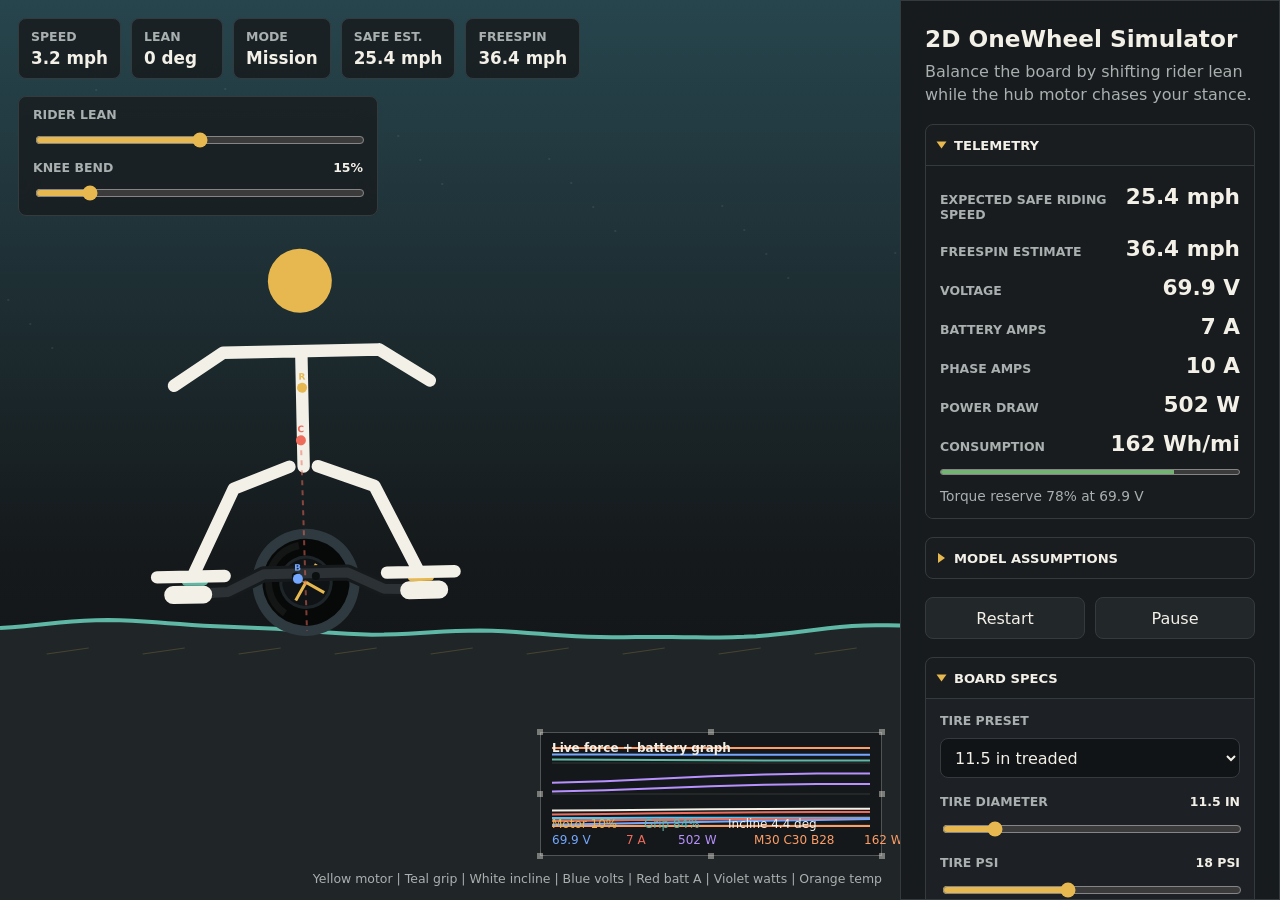
<file: app/index.html>
<!doctype html>
<html lang="en">
  <head>
    <meta charset="utf-8">
    <meta name="viewport" content="width=device-width, initial-scale=1">
    <title>2D OneWheel Simulator</title>
    <link rel="stylesheet" href="./styles.css">
  </head>
  <body>
    <main class="app-shell">
      <section class="sim-stage" aria-label="2D OneWheel simulator">
        <canvas id="simCanvas" width="1280" height="720"></canvas>
        <div class="hud">
          <div>
            <span class="label">Speed</span>
            <strong id="speedReadout">0.0 mph</strong>
          </div>
          <div>
            <span class="label">Lean</span>
            <strong id="leanReadout">0 deg</strong>
          </div>
          <div>
            <span class="label">Mode</span>
            <strong id="modeReadout">Mission</strong>
          </div>
          <div>
            <span class="label">Safe Est.</span>
            <strong id="safeSpeedReadout">0.0 mph</strong>
          </div>
          <div>
            <span class="label">Freespin</span>
            <strong id="freespinReadout">0.0 mph</strong>
          </div>
        </div>
        <div class="viewport-lean-control" aria-label="Rider controls">
          <label class="control">
            <span>Rider lean</span>
            <input id="leanSlider" type="range" min="-45" max="45" step="1" value="0">
          </label>
          <label class="control">
            <span>Knee bend <b id="viewportKneeBendValue">15%</b></span>
            <input id="viewportKneeBendSlider" type="range" min="0" max="100" step="1" value="15">
          </label>
        </div>
      </section>

      <aside class="control-panel" aria-label="Simulator controls">
        <header>
          <h1>2D OneWheel Simulator</h1>
          <p>Balance the board by shifting rider lean while the hub motor chases your stance.</p>
        </header>

        <details class="collapsible" open>
          <summary>Telemetry</summary>
          <section class="estimate-panel" aria-label="Board speed estimate">
            <div>
              <span class="label">Expected Safe Riding Speed</span>
              <strong id="safeSpeedPanel">0.0 mph</strong>
            </div>
            <div>
              <span class="label">Freespin Estimate</span>
              <strong id="freespinPanel">0.0 mph</strong>
            </div>
            <div>
              <span class="label">Voltage</span>
              <strong id="voltagePanel">0.0 V</strong>
            </div>
          <div>
            <span class="label">Battery Amps</span>
            <strong id="ampsPanel">0 A</strong>
          </div>
          <div>
            <span class="label">Phase Amps</span>
            <strong id="phaseAmpsPanel">0 A</strong>
          </div>
            <div>
              <span class="label">Power Draw</span>
              <strong id="wattsPanel">0 W</strong>
            </div>
            <div>
              <span class="label">Consumption</span>
              <strong id="consumptionPanel">0 Wh/mi</strong>
            </div>
            <meter id="reserveMeter" min="0" max="100" value="0"></meter>
            <span id="reserveLabel" class="reserve-label">Torque reserve 0%</span>
          </section>
        </details>

        <details class="collapsible">
          <summary>Model Assumptions</summary>
          <section class="assumption-panel" aria-label="Current model assumptions">
            <p>Current calculations are approximate and intended for comparison, not safety prediction.</p>
            <ul>
              <li>Torque current, power load, thermal load, and duty cycle are simplified rails.</li>
              <li>Battery current and phase current are now separated with approximate conversion.</li>
              <li>Duty cycle approximates voltage headroom from speed, tire size, Kv, and pack voltage.</li>
              <li>Motor temperature uses estimated copper/iron/overload losses, stator thermal mass, and speed-based cooling.</li>
              <li>Nose scrape and tail slide only start after footpad contact geometry reaches the ground.</li>
            </ul>
          </section>
        </details>

        <div class="control-grid">
          <button id="restartButton" type="button" title="Restart">Restart</button>
          <button id="pauseButton" type="button" title="Pause or resume">Pause</button>
        </div>

        <details class="collapsible" open>
          <summary>Board Specs</summary>
        <section class="spec-section" aria-label="Board specifications">
          <label class="control">
            <span>Tire preset</span>
            <select id="tireSelect">
              <option value="pint-slick">10.5 in slick</option>
              <option value="gt-treaded" selected>11.5 in treaded</option>
              <option value="growler">10.5 in growler</option>
              <option value="trail">12.0 in trail</option>
            </select>
          </label>

          <label class="control">
            <span>Tire diameter <b id="tireDiameterValue">11.5 in</b></span>
            <input id="tireDiameterSlider" type="range" min="9.5" max="22" step="0.1" value="11.5">
          </label>

          <label class="control">
            <span>Tire PSI <b id="tirePsiValue">18 psi</b></span>
            <input id="tirePsiSlider" type="range" min="6" max="35" step="1" value="18">
          </label>

          <label class="control">
            <span>Tire compound</span>
            <select id="tireCompoundSelect">
              <option value="soft">Soft grip</option>
              <option value="medium" selected>Medium</option>
              <option value="hard">Hard range</option>
            </select>
          </label>

          <label class="control">
            <span>Footpad length <b id="footpadLengthValue">48 px</b></span>
            <input id="footpadLengthSlider" type="range" min="36" max="120" step="2" value="48">
          </label>

          <label class="control">
            <span>Board width <b id="boardWidthValue">188 px</b></span>
            <input id="boardWidthSlider" type="range" min="120" max="280" step="2" value="188">
          </label>

          <label class="control">
            <span>Board height <b id="boardHeightValue">9 px drop</b></span>
            <input id="boardHeightSlider" type="range" min="-8" max="24" step="1" value="9">
          </label>

          <label class="control">
            <span>Motor preset</span>
            <select id="motorSelect">
              <option value="stock-750" selected>750 W hub</option>
              <option value="torque-850">850 W torque hub</option>
              <option value="highspeed-900">900 W speed hub</option>
              <option value="vesc-1200">1200 W VESC hub</option>
            </select>
          </label>

          <label class="control">
            <span>Motor Kv <b id="motorKvValue">15.2 rpm/V</b></span>
            <input id="motorKvSlider" type="range" min="10" max="22" step="0.1" value="15.2">
          </label>

          <label class="control">
            <span>Sustained motor watts <b id="motorPowerValue">750 W</b></span>
            <input id="motorPowerSlider" type="range" min="400" max="1800" step="25" value="750">
          </label>

          <label class="control">
            <span>Stator size <b id="statorSizeValue">100%</b></span>
            <input id="statorSizeSlider" type="range" min="60" max="180" step="5" value="100">
          </label>

          <label class="control">
            <span>Motor start temp <b id="motorStartTempValue">30 C</b></span>
            <input id="motorStartTempSlider" type="range" min="0" max="90" step="1" value="30">
          </label>

          <label class="control">
            <span>Motor temp limit <b id="motorTempLimitValue">95 C</b></span>
            <input id="motorTempLimitSlider" type="range" min="60" max="140" step="1" value="95">
          </label>

          <label class="control">
            <span>Battery preset</span>
            <select id="batterySelect">
              <option value="15s2p">15s2p 63 V pack</option>
              <option value="18s2p" selected>18s2p 75.6 V pack</option>
              <option value="20s2p">20s2p 84 V pack</option>
              <option value="20s3p">20s3p 84 V high current</option>
            </select>
          </label>

          <label class="control">
            <span>Battery series <b id="batterySeriesValue">18s</b></span>
            <input id="batterySeriesSlider" type="range" min="12" max="40" step="1" value="18">
          </label>

          <label class="control">
            <span>Battery parallel <b id="batteryParallelValue">2p</b></span>
            <input id="batteryParallelSlider" type="range" min="1" max="8" step="1" value="2">
          </label>

          <label class="control">
            <span>Pack current <b id="packCurrentValue">40 A</b></span>
            <input id="packCurrentSlider" type="range" min="20" max="110" step="1" value="40">
          </label>

          <label class="control">
            <span>Controller phase amps <b id="phaseCurrentValue">104 A</b></span>
            <input id="phaseCurrentSlider" type="range" min="40" max="320" step="2" value="104">
          </label>

          <label class="control">
            <span>Controller duty limit <b id="controllerDutyValue">95%</b></span>
            <input id="controllerDutySlider" type="range" min="70" max="110" step="1" value="95">
          </label>

          <label class="control">
            <span>Field weakening <b id="fieldWeakeningValue">0%</b></span>
            <input id="fieldWeakeningSlider" type="range" min="0" max="30" step="1" value="0">
          </label>

          <label class="control">
            <span>Cutoff voltage <b id="cutoffVoltageValue">3.0 V/cell</b></span>
            <input id="cutoffVoltageSlider" type="range" min="2.7" max="3.4" step="0.05" value="3.0">
          </label>

          <label class="control">
            <span>Battery percentage <b id="batteryPercentValue">75%</b></span>
            <input id="batteryPercentSlider" type="range" min="5" max="100" step="1" value="75">
          </label>

          <label class="toggle-control">
            <input id="batteryDrainToggle" type="checkbox" checked>
            <span>Simulate battery drain</span>
          </label>

          <label class="control">
            <span>Drain rate <b id="drainRateValue">20x</b></span>
            <input id="drainRateSlider" type="range" min="1" max="80" step="1" value="20">
          </label>

          <label class="control">
            <span>Rider weight <b id="riderWeightValue">180 lb</b></span>
            <input id="riderWeightSlider" type="range" min="90" max="350" step="5" value="180">
          </label>

          <label class="control">
            <span>Rider height <b id="riderHeightValue">72 in</b></span>
            <input id="riderHeightSlider" type="range" min="48" max="84" step="1" value="72">
          </label>

          <label class="control">
            <span>Incline angle <b id="inclineAngleValue">0 deg</b></span>
            <input id="inclineAngleSlider" type="range" min="-6" max="45" step="0.5" value="0">
          </label>
        </section>
        </details>

        <details class="collapsible" open>
          <summary>Rider And Controls</summary>
          <div class="section-stack">
            <label class="control">
              <span>Knee bend <b id="kneeBendValue">15%</b></span>
              <input id="kneeBendSlider" type="range" min="0" max="100" step="1" value="15">
            </label>

            <label class="control">
              <span>Stance width <b id="stanceWidthValue">46 px</b></span>
              <input id="stanceWidthSlider" type="range" min="34" max="76" step="1" value="46">
            </label>

            <fieldset>
              <legend>Lean function</legend>
              <label><input type="radio" name="leanMode" value="default" checked> Default</label>
              <label><input type="radio" name="leanMode" value="balance"> Balance</label>
            </fieldset>
          </div>
        </details>

        <details class="collapsible" open>
          <summary>Fall Limits</summary>
          <section class="amp-panel" aria-label="Rider fall limits">
            <div>
              <span class="label">Requested Amps</span>
              <strong id="requestedAmpsPanel">0 A</strong>
            </div>
            <meter id="requestedAmpsMeter" min="0" max="100" value="0"></meter>
            <span id="requestedAmpsLabel" class="reserve-label">0% of phase current</span>

          <div>
            <span class="label">Power Load</span>
            <strong id="powerLoadPanel">0 / 750 W</strong>
          </div>
          <meter id="powerLoadMeter" min="0" max="100" value="0"></meter>
          <span id="powerLoadLabel" class="reserve-label">0% of sustained rating</span>

            <div>
              <span class="label">Motor Temp</span>
              <strong id="motorTempPanel">30 C</strong>
            </div>
            <meter id="motorTempMeter" min="0" max="100" value="0"></meter>
            <span id="motorTempLabel" class="reserve-label">Ambient to limit</span>

            <div>
              <span class="label">Duty Limit</span>
              <strong id="dutyLimitPanel">0%</strong>
            </div>
            <meter id="dutyLimitMeter" min="0" max="100" value="0"></meter>
            <span id="dutyLimitLabel" class="reserve-label">0% duty cycle</span>
          </section>
        </details>

        <details class="collapsible" open>
          <summary>World And Ride Mode</summary>
          <div class="section-stack">
            <label class="control">
              <span>Motor response</span>
              <input id="motorSlider" type="range" min="35" max="150" step="1" value="88">
            </label>

            <label class="control">
              <span>Terrain roughness</span>
              <input id="terrainSlider" type="range" min="0" max="100" step="1" value="34">
            </label>

            <label class="control">
              <span>Surface preset</span>
              <select id="surfaceSelect">
                <option value="asphalt" selected>Asphalt</option>
                <option value="wet">Wet pavement</option>
                <option value="gravel">Gravel</option>
                <option value="grass">Grass</option>
                <option value="loose">Loose dirt</option>
              </select>
            </label>

            <fieldset>
              <legend>Ride mode</legend>
              <label><input type="radio" name="rideMode" value="Mission" checked> Mission</label>
              <label><input type="radio" name="rideMode" value="Delirium"> Delirium</label>
              <label><input type="radio" name="rideMode" value="Elevated"> Elevated</label>
            </fieldset>
          </div>
        </details>

        <div class="keys" aria-label="Keyboard controls">
          <span><kbd>A</kbd>/<kbd>D</kbd> lean</span>
          <span><kbd>W</kbd>/<kbd>S</kbd> knee bend</span>
          <span><kbd>Space</kbd> pause</span>
          <span><kbd>R</kbd> restart</span>
        </div>
      </aside>
    </main>

    <script src="./simulator.js"></script>
  </body>
</html>
</file>
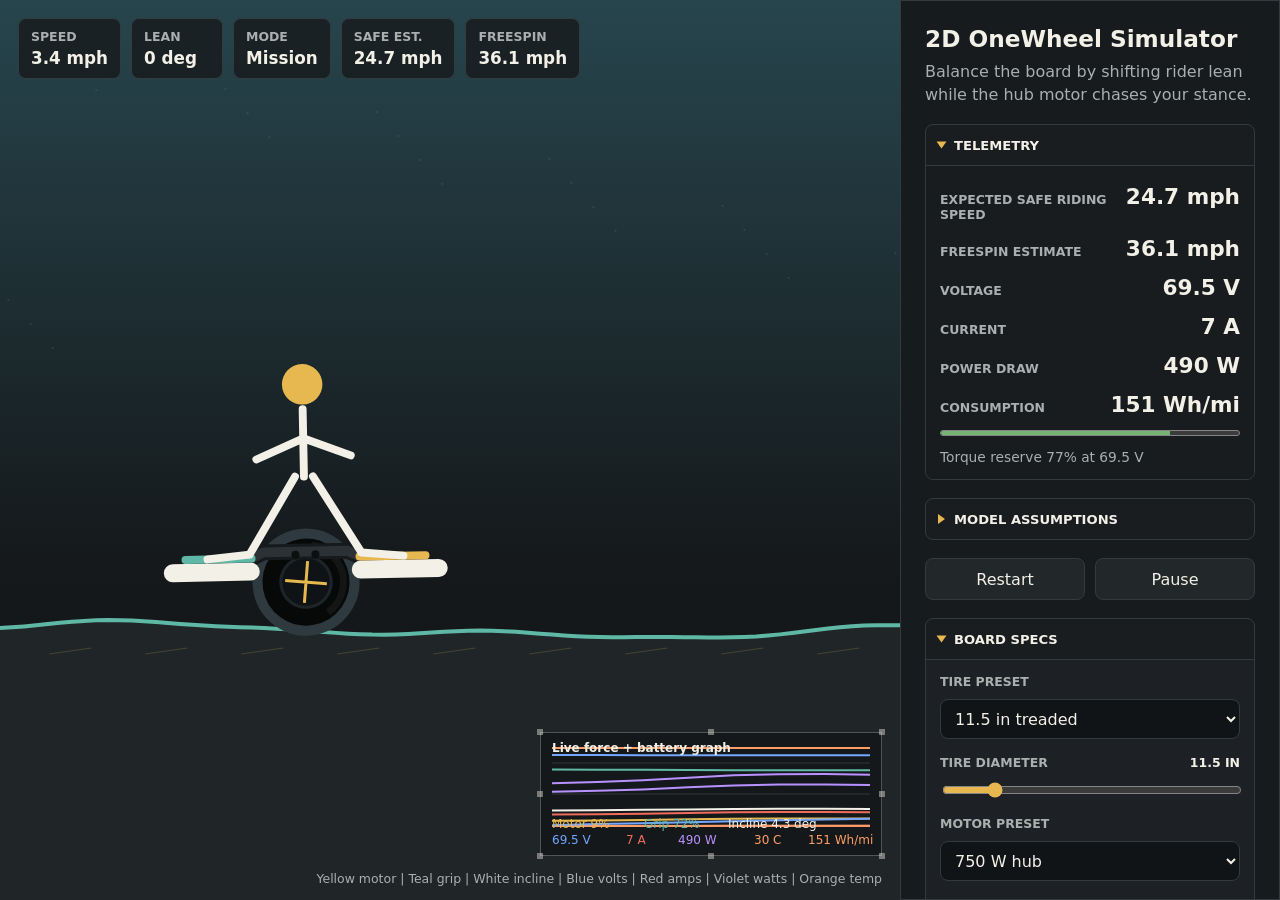
<file: docs/index.html>
<!doctype html>
<html lang="en">
  <head>
    <meta charset="utf-8">
    <meta name="viewport" content="width=device-width, initial-scale=1">
    <title>2D OneWheel Simulator</title>
    <link rel="stylesheet" href="./styles.css">
  </head>
  <body>
    <main class="app-shell">
      <section class="sim-stage" aria-label="2D OneWheel simulator">
        <canvas id="simCanvas" width="1280" height="720"></canvas>
        <div class="hud">
          <div>
            <span class="label">Speed</span>
            <strong id="speedReadout">0.0 mph</strong>
          </div>
          <div>
            <span class="label">Lean</span>
            <strong id="leanReadout">0 deg</strong>
          </div>
          <div>
            <span class="label">Mode</span>
            <strong id="modeReadout">Mission</strong>
          </div>
          <div>
            <span class="label">Safe Est.</span>
            <strong id="safeSpeedReadout">0.0 mph</strong>
          </div>
          <div>
            <span class="label">Freespin</span>
            <strong id="freespinReadout">0.0 mph</strong>
          </div>
        </div>
      </section>

      <aside class="control-panel" aria-label="Simulator controls">
        <header>
          <h1>2D OneWheel Simulator</h1>
          <p>Balance the board by shifting rider lean while the hub motor chases your stance.</p>
        </header>

        <details class="collapsible" open>
          <summary>Telemetry</summary>
          <section class="estimate-panel" aria-label="Board speed estimate">
            <div>
              <span class="label">Expected Safe Riding Speed</span>
              <strong id="safeSpeedPanel">0.0 mph</strong>
            </div>
            <div>
              <span class="label">Freespin Estimate</span>
              <strong id="freespinPanel">0.0 mph</strong>
            </div>
            <div>
              <span class="label">Voltage</span>
              <strong id="voltagePanel">0.0 V</strong>
            </div>
            <div>
              <span class="label">Current</span>
              <strong id="ampsPanel">0 A</strong>
            </div>
            <div>
              <span class="label">Power Draw</span>
              <strong id="wattsPanel">0 W</strong>
            </div>
            <div>
              <span class="label">Consumption</span>
              <strong id="consumptionPanel">0 Wh/mi</strong>
            </div>
            <meter id="reserveMeter" min="0" max="100" value="0"></meter>
            <span id="reserveLabel" class="reserve-label">Torque reserve 0%</span>
          </section>
        </details>

        <details class="collapsible">
          <summary>Model Assumptions</summary>
          <section class="assumption-panel" aria-label="Current model assumptions">
            <p>Current calculations are approximate and intended for comparison, not safety prediction.</p>
            <ul>
              <li>Torque current, power load, thermal load, and speed ceiling are simplified rails.</li>
              <li>Battery current and phase current are not separated yet.</li>
              <li>Kv ceiling approximates voltage duty limit until duty cycle is modeled.</li>
              <li>Motor temperature uses sustained watts, stator size, and cooling approximation.</li>
              <li>Scrape recovery uses footpad contact geometry and rider lean direction.</li>
            </ul>
          </section>
        </details>

        <div class="control-grid">
          <button id="restartButton" type="button" title="Restart">Restart</button>
          <button id="pauseButton" type="button" title="Pause or resume">Pause</button>
        </div>

        <details class="collapsible" open>
          <summary>Board Specs</summary>
        <section class="spec-section" aria-label="Board specifications">
          <label class="control">
            <span>Tire preset</span>
            <select id="tireSelect">
              <option value="pint-slick">10.5 in slick</option>
              <option value="gt-treaded" selected>11.5 in treaded</option>
              <option value="growler">10.5 in growler</option>
              <option value="trail">12.0 in trail</option>
            </select>
          </label>

          <label class="control">
            <span>Tire diameter <b id="tireDiameterValue">11.5 in</b></span>
            <input id="tireDiameterSlider" type="range" min="9.5" max="22" step="0.1" value="11.5">
          </label>

          <label class="control">
            <span>Motor preset</span>
            <select id="motorSelect">
              <option value="stock-750" selected>750 W hub</option>
              <option value="torque-850">850 W torque hub</option>
              <option value="highspeed-900">900 W speed hub</option>
              <option value="vesc-1200">1200 W VESC hub</option>
            </select>
          </label>

          <label class="control">
            <span>Motor Kv <b id="motorKvValue">15.2 rpm/V</b></span>
            <input id="motorKvSlider" type="range" min="10" max="22" step="0.1" value="15.2">
          </label>

          <label class="control">
            <span>Sustained motor watts <b id="motorPowerValue">750 W</b></span>
            <input id="motorPowerSlider" type="range" min="400" max="1800" step="25" value="750">
          </label>

          <label class="control">
            <span>Stator size <b id="statorSizeValue">100%</b></span>
            <input id="statorSizeSlider" type="range" min="60" max="180" step="5" value="100">
          </label>

          <label class="control">
            <span>Motor start temp <b id="motorStartTempValue">30 C</b></span>
            <input id="motorStartTempSlider" type="range" min="0" max="90" step="1" value="30">
          </label>

          <label class="control">
            <span>Motor temp limit <b id="motorTempLimitValue">95 C</b></span>
            <input id="motorTempLimitSlider" type="range" min="60" max="140" step="1" value="95">
          </label>

          <label class="control">
            <span>Battery preset</span>
            <select id="batterySelect">
              <option value="15s2p">15s2p 63 V pack</option>
              <option value="18s2p" selected>18s2p 75.6 V pack</option>
              <option value="20s2p">20s2p 84 V pack</option>
              <option value="20s3p">20s3p 84 V high current</option>
            </select>
          </label>

          <label class="control">
            <span>Battery series <b id="batterySeriesValue">18s</b></span>
            <input id="batterySeriesSlider" type="range" min="12" max="40" step="1" value="18">
          </label>

          <label class="control">
            <span>Pack current <b id="packCurrentValue">40 A</b></span>
            <input id="packCurrentSlider" type="range" min="20" max="110" step="1" value="40">
          </label>

          <label class="control">
            <span>Battery percentage <b id="batteryPercentValue">75%</b></span>
            <input id="batteryPercentSlider" type="range" min="5" max="100" step="1" value="75">
          </label>

          <label class="toggle-control">
            <input id="batteryDrainToggle" type="checkbox" checked>
            <span>Simulate battery drain</span>
          </label>

          <label class="control">
            <span>Drain rate <b id="drainRateValue">20x</b></span>
            <input id="drainRateSlider" type="range" min="1" max="80" step="1" value="20">
          </label>

          <label class="control">
            <span>Rider weight <b id="riderWeightValue">180 lb</b></span>
            <input id="riderWeightSlider" type="range" min="90" max="350" step="5" value="180">
          </label>

          <label class="control">
            <span>Rider height <b id="riderHeightValue">72 in</b></span>
            <input id="riderHeightSlider" type="range" min="48" max="84" step="1" value="72">
          </label>

          <label class="control">
            <span>Incline angle <b id="inclineAngleValue">0 deg</b></span>
            <input id="inclineAngleSlider" type="range" min="-6" max="45" step="0.5" value="0">
          </label>
        </section>
        </details>

        <details class="collapsible" open>
          <summary>Rider And Controls</summary>
          <div class="section-stack">
            <label class="control">
              <span>Rider lean</span>
              <input id="leanSlider" type="range" min="-45" max="45" step="1" value="0">
            </label>

            <fieldset>
              <legend>Lean function</legend>
              <label><input type="radio" name="leanMode" value="default" checked> Default</label>
              <label><input type="radio" name="leanMode" value="balance"> Balance</label>
            </fieldset>
          </div>
        </details>

        <details class="collapsible" open>
          <summary>Fall Limits</summary>
          <section class="amp-panel" aria-label="Rider fall limits">
            <div>
              <span class="label">Requested Amps</span>
              <strong id="requestedAmpsPanel">0 A</strong>
            </div>
            <meter id="requestedAmpsMeter" min="0" max="100" value="0"></meter>
            <span id="requestedAmpsLabel" class="reserve-label">0% of pack current</span>

          <div>
            <span class="label">Power Load</span>
            <strong id="powerLoadPanel">0 / 750 W</strong>
          </div>
          <meter id="powerLoadMeter" min="0" max="100" value="0"></meter>
          <span id="powerLoadLabel" class="reserve-label">0% of sustained rating</span>

            <div>
              <span class="label">Motor Temp</span>
              <strong id="motorTempPanel">30 C</strong>
            </div>
            <meter id="motorTempMeter" min="0" max="100" value="0"></meter>
            <span id="motorTempLabel" class="reserve-label">Ambient to limit</span>

            <div>
              <span class="label">Kv Speed Ceiling</span>
              <strong id="kvLimitPanel">0%</strong>
            </div>
            <meter id="kvLimitMeter" min="0" max="100" value="0"></meter>
            <span id="kvLimitLabel" class="reserve-label">0% of freespin speed</span>
          </section>
        </details>

        <details class="collapsible" open>
          <summary>World And Ride Mode</summary>
          <div class="section-stack">
            <label class="control">
              <span>Motor response</span>
              <input id="motorSlider" type="range" min="35" max="150" step="1" value="88">
            </label>

            <label class="control">
              <span>Terrain roughness</span>
              <input id="terrainSlider" type="range" min="0" max="100" step="1" value="34">
            </label>

            <fieldset>
              <legend>Ride mode</legend>
              <label><input type="radio" name="rideMode" value="Mission" checked> Mission</label>
              <label><input type="radio" name="rideMode" value="Delirium"> Delirium</label>
              <label><input type="radio" name="rideMode" value="Elevated"> Elevated</label>
            </fieldset>
          </div>
        </details>

        <div class="keys" aria-label="Keyboard controls">
          <span><kbd>A</kbd>/<kbd>D</kbd> lean</span>
          <span><kbd>Space</kbd> pause</span>
          <span><kbd>R</kbd> restart</span>
        </div>
      </aside>
    </main>

    <script src="./simulator.js"></script>
  </body>
</html>
</file>
<file: app/styles.css>
:root {
  color-scheme: dark;
  --bg: #101213;
  --panel: #191d1f;
  --panel-soft: #22272a;
  --ink: #f3f0e8;
  --muted: #a9b0af;
  --line: #343b3f;
  --accent: #e7b84f;
  --accent-2: #5fb8a5;
  --danger: #ef6b5b;
}

* {
  box-sizing: border-box;
}

html,
body {
  width: 100%;
  min-height: 100%;
  margin: 0;
}

body {
  overflow: hidden;
  background: var(--bg);
  color: var(--ink);
  font-family: Inter, ui-sans-serif, system-ui, -apple-system, BlinkMacSystemFont, "Segoe UI", sans-serif;
}

button,
input,
select {
  font: inherit;
}

.app-shell {
  display: grid;
  grid-template-columns: minmax(0, 1fr) 380px;
  min-height: 100vh;
}

.sim-stage {
  position: relative;
  min-width: 0;
  background:
    linear-gradient(180deg, rgba(37, 73, 82, 0.5) 0%, rgba(16, 18, 19, 0) 58%),
    #111517;
}

.sim-stage::after {
  position: absolute;
  right: 18px;
  bottom: 14px;
  color: var(--muted);
  content: "Yellow motor | Teal grip | White incline | Blue volts | Red batt A | Violet watts | Orange temp";
  font-size: 0.78rem;
  pointer-events: none;
}

canvas {
  display: block;
  width: 100%;
  height: 100vh;
}

.hud {
  position: absolute;
  top: 18px;
  left: 18px;
  display: grid;
  grid-template-columns: repeat(5, minmax(92px, auto));
  gap: 10px;
}

.hud div,
.estimate-panel,
.amp-panel,
.assumption-panel,
.control-panel {
  border: 1px solid var(--line);
  background: rgba(25, 29, 31, 0.88);
  backdrop-filter: blur(12px);
}

.hud div {
  min-height: 58px;
  padding: 10px 12px;
  border-radius: 8px;
}

.label,
.control span {
  display: block;
  color: var(--muted);
  font-size: 0.78rem;
  font-weight: 700;
  letter-spacing: 0;
  text-transform: uppercase;
}

.hud strong {
  display: block;
  margin-top: 4px;
  font-size: 1.05rem;
}

.viewport-lean-control {
  position: absolute;
  top: 96px;
  left: 18px;
  z-index: 3;
  display: flex;
  flex-direction: column;
  gap: 10px;
  width: min(360px, calc(100% - 36px));
  min-width: 260px;
  padding: 10px 14px 12px;
  border: 1px solid var(--line);
  border-radius: 8px;
  background: rgba(25, 29, 31, 0.82);
  backdrop-filter: blur(12px);
}

.viewport-lean-control .control {
  gap: 8px;
}

.control-panel {
  display: flex;
  flex-direction: column;
  gap: 18px;
  height: 100vh;
  overflow-y: auto;
  padding: 24px;
}

h1 {
  margin: 0;
  font-size: 1.45rem;
  letter-spacing: 0;
}

p {
  margin: 8px 0 0;
  color: var(--muted);
  line-height: 1.45;
}

.control-grid {
  display: grid;
  grid-template-columns: 1fr 1fr;
  gap: 10px;
}

.collapsible {
  border: 1px solid var(--line);
  border-radius: 8px;
  background: rgba(34, 39, 42, 0.3);
  overflow: clip;
}

.collapsible summary {
  display: flex;
  align-items: center;
  gap: 9px;
  min-height: 40px;
  padding: 0 12px;
  color: var(--ink);
  cursor: pointer;
  font-size: 0.82rem;
  font-weight: 800;
  list-style: none;
  text-transform: uppercase;
  user-select: none;
}

.collapsible summary::-webkit-details-marker {
  display: none;
}

.collapsible summary::before {
  width: 0;
  height: 0;
  border-top: 5px solid transparent;
  border-bottom: 5px solid transparent;
  border-left: 7px solid var(--accent);
  content: "";
  transition: transform 140ms ease;
}

.collapsible[open] summary::before {
  transform: rotate(90deg);
}

.collapsible > section,
.collapsible > .section-stack {
  border: 0;
  border-top: 1px solid var(--line);
  border-radius: 0;
}

.section-stack {
  display: grid;
  gap: 16px;
  padding: 14px;
}

.estimate-panel,
.amp-panel,
.assumption-panel {
  display: grid;
  gap: 10px;
  padding: 14px;
  border-radius: 8px;
}

.estimate-panel strong,
.amp-panel strong {
  display: block;
  margin-top: 4px;
  font-size: 1.35rem;
}

.estimate-panel > div,
.amp-panel > div {
  display: grid;
  grid-template-columns: 1fr auto;
  align-items: baseline;
  gap: 12px;
}

.assumption-panel p,
.assumption-panel ul {
  margin: 0;
  color: var(--muted);
  font-size: 0.88rem;
  line-height: 1.45;
}

.assumption-panel ul {
  padding-left: 18px;
}

.assumption-panel li + li {
  margin-top: 6px;
}

.spec-section {
  display: grid;
  gap: 14px;
  padding: 14px;
  border: 1px solid var(--line);
  border-radius: 8px;
  background: rgba(34, 39, 42, 0.46);
}

.spec-section .control {
  padding-bottom: 2px;
}

button {
  min-height: 42px;
  border: 1px solid var(--line);
  border-radius: 8px;
  background: var(--panel-soft);
  color: var(--ink);
  cursor: pointer;
}

button:hover {
  border-color: var(--accent);
}

.control {
  display: grid;
  gap: 10px;
}

.toggle-control {
  display: flex;
  align-items: center;
  gap: 10px;
  color: var(--ink);
  font-size: 0.92rem;
}

.toggle-control input {
  width: 18px;
  height: 18px;
  accent-color: var(--accent-2);
}

.control b {
  float: right;
  color: var(--ink);
  font-size: 0.78rem;
}

input[type="range"] {
  width: 100%;
  accent-color: var(--accent);
}

select {
  width: 100%;
  min-height: 40px;
  border: 1px solid var(--line);
  border-radius: 8px;
  background: #111416;
  color: var(--ink);
  padding: 0 10px;
}

meter {
  width: 100%;
  height: 12px;
}

.reserve-label {
  color: var(--muted);
  font-size: 0.86rem;
}

fieldset {
  display: grid;
  gap: 10px;
  margin: 0;
  padding: 14px;
  border: 1px solid var(--line);
  border-radius: 8px;
}

legend {
  padding: 0 6px;
  color: var(--muted);
  font-size: 0.78rem;
  font-weight: 700;
  text-transform: uppercase;
}

fieldset label {
  display: flex;
  align-items: center;
  gap: 9px;
}

input[type="radio"] {
  accent-color: var(--accent-2);
}

.keys {
  display: flex;
  flex-wrap: wrap;
  gap: 8px;
  margin-top: auto;
  color: var(--muted);
  font-size: 0.86rem;
}

kbd {
  display: inline-grid;
  place-items: center;
  min-width: 24px;
  min-height: 22px;
  padding: 0 6px;
  border: 1px solid var(--line);
  border-bottom-color: #555f65;
  border-radius: 5px;
  background: #111416;
  color: var(--ink);
  font-size: 0.78rem;
}

@media (max-width: 860px) {
  body {
    overflow: auto;
  }

  .app-shell {
    grid-template-columns: 1fr;
  }

  canvas {
    height: 62vh;
  }

  .control-panel {
    height: auto;
    min-height: auto;
  }

  .hud {
    right: 12px;
    left: 12px;
    grid-template-columns: repeat(5, 1fr);
  }

  .viewport-lean-control {
    left: 12px;
    top: 104px;
    width: min(360px, calc(100% - 24px));
  }
}

@media (max-width: 520px) {
  .hud {
    top: 10px;
    right: 10px;
    left: 10px;
    grid-template-columns: repeat(2, minmax(0, 1fr));
    gap: 6px;
  }

  .hud div {
    min-height: auto;
    padding: 8px;
  }

  .hud strong {
    font-size: 0.92rem;
  }

  .sim-stage::after {
    right: 10px;
    bottom: 8px;
    max-width: 220px;
    text-align: right;
  }

  .viewport-lean-control {
    left: 10px;
    top: 142px;
    min-width: 0;
    width: calc(100% - 20px);
  }
}
</file>
<file: docs/styles.css>
:root {
  color-scheme: dark;
  --bg: #101213;
  --panel: #191d1f;
  --panel-soft: #22272a;
  --ink: #f3f0e8;
  --muted: #a9b0af;
  --line: #343b3f;
  --accent: #e7b84f;
  --accent-2: #5fb8a5;
  --danger: #ef6b5b;
}

* {
  box-sizing: border-box;
}

html,
body {
  width: 100%;
  min-height: 100%;
  margin: 0;
}

body {
  overflow: hidden;
  background: var(--bg);
  color: var(--ink);
  font-family: Inter, ui-sans-serif, system-ui, -apple-system, BlinkMacSystemFont, "Segoe UI", sans-serif;
}

button,
input,
select {
  font: inherit;
}

.app-shell {
  display: grid;
  grid-template-columns: minmax(0, 1fr) 380px;
  min-height: 100vh;
}

.sim-stage {
  position: relative;
  min-width: 0;
  background:
    linear-gradient(180deg, rgba(37, 73, 82, 0.5) 0%, rgba(16, 18, 19, 0) 58%),
    #111517;
}

.sim-stage::after {
  position: absolute;
  right: 18px;
  bottom: 14px;
  color: var(--muted);
  content: "Yellow motor | Teal grip | White incline | Blue volts | Red amps | Violet watts | Orange temp";
  font-size: 0.78rem;
  pointer-events: none;
}

canvas {
  display: block;
  width: 100%;
  height: 100vh;
}

.hud {
  position: absolute;
  top: 18px;
  left: 18px;
  display: grid;
  grid-template-columns: repeat(5, minmax(92px, auto));
  gap: 10px;
}

.hud div,
.estimate-panel,
.amp-panel,
.assumption-panel,
.control-panel {
  border: 1px solid var(--line);
  background: rgba(25, 29, 31, 0.88);
  backdrop-filter: blur(12px);
}

.hud div {
  min-height: 58px;
  padding: 10px 12px;
  border-radius: 8px;
}

.label,
.control span {
  display: block;
  color: var(--muted);
  font-size: 0.78rem;
  font-weight: 700;
  letter-spacing: 0;
  text-transform: uppercase;
}

.hud strong {
  display: block;
  margin-top: 4px;
  font-size: 1.05rem;
}

.control-panel {
  display: flex;
  flex-direction: column;
  gap: 18px;
  height: 100vh;
  overflow-y: auto;
  padding: 24px;
}

h1 {
  margin: 0;
  font-size: 1.45rem;
  letter-spacing: 0;
}

p {
  margin: 8px 0 0;
  color: var(--muted);
  line-height: 1.45;
}

.control-grid {
  display: grid;
  grid-template-columns: 1fr 1fr;
  gap: 10px;
}

.collapsible {
  border: 1px solid var(--line);
  border-radius: 8px;
  background: rgba(34, 39, 42, 0.3);
  overflow: clip;
}

.collapsible summary {
  display: flex;
  align-items: center;
  gap: 9px;
  min-height: 40px;
  padding: 0 12px;
  color: var(--ink);
  cursor: pointer;
  font-size: 0.82rem;
  font-weight: 800;
  list-style: none;
  text-transform: uppercase;
  user-select: none;
}

.collapsible summary::-webkit-details-marker {
  display: none;
}

.collapsible summary::before {
  width: 0;
  height: 0;
  border-top: 5px solid transparent;
  border-bottom: 5px solid transparent;
  border-left: 7px solid var(--accent);
  content: "";
  transition: transform 140ms ease;
}

.collapsible[open] summary::before {
  transform: rotate(90deg);
}

.collapsible > section,
.collapsible > .section-stack {
  border: 0;
  border-top: 1px solid var(--line);
  border-radius: 0;
}

.section-stack {
  display: grid;
  gap: 16px;
  padding: 14px;
}

.estimate-panel,
.amp-panel,
.assumption-panel {
  display: grid;
  gap: 10px;
  padding: 14px;
  border-radius: 8px;
}

.estimate-panel strong,
.amp-panel strong {
  display: block;
  margin-top: 4px;
  font-size: 1.35rem;
}

.estimate-panel > div,
.amp-panel > div {
  display: grid;
  grid-template-columns: 1fr auto;
  align-items: baseline;
  gap: 12px;
}

.assumption-panel p,
.assumption-panel ul {
  margin: 0;
  color: var(--muted);
  font-size: 0.88rem;
  line-height: 1.45;
}

.assumption-panel ul {
  padding-left: 18px;
}

.assumption-panel li + li {
  margin-top: 6px;
}

.spec-section {
  display: grid;
  gap: 14px;
  padding: 14px;
  border: 1px solid var(--line);
  border-radius: 8px;
  background: rgba(34, 39, 42, 0.46);
}

.spec-section .control {
  padding-bottom: 2px;
}

button {
  min-height: 42px;
  border: 1px solid var(--line);
  border-radius: 8px;
  background: var(--panel-soft);
  color: var(--ink);
  cursor: pointer;
}

button:hover {
  border-color: var(--accent);
}

.control {
  display: grid;
  gap: 10px;
}

.toggle-control {
  display: flex;
  align-items: center;
  gap: 10px;
  color: var(--ink);
  font-size: 0.92rem;
}

.toggle-control input {
  width: 18px;
  height: 18px;
  accent-color: var(--accent-2);
}

.control b {
  float: right;
  color: var(--ink);
  font-size: 0.78rem;
}

input[type="range"] {
  width: 100%;
  accent-color: var(--accent);
}

select {
  width: 100%;
  min-height: 40px;
  border: 1px solid var(--line);
  border-radius: 8px;
  background: #111416;
  color: var(--ink);
  padding: 0 10px;
}

meter {
  width: 100%;
  height: 12px;
}

.reserve-label {
  color: var(--muted);
  font-size: 0.86rem;
}

fieldset {
  display: grid;
  gap: 10px;
  margin: 0;
  padding: 14px;
  border: 1px solid var(--line);
  border-radius: 8px;
}

legend {
  padding: 0 6px;
  color: var(--muted);
  font-size: 0.78rem;
  font-weight: 700;
  text-transform: uppercase;
}

fieldset label {
  display: flex;
  align-items: center;
  gap: 9px;
}

input[type="radio"] {
  accent-color: var(--accent-2);
}

.keys {
  display: flex;
  flex-wrap: wrap;
  gap: 8px;
  margin-top: auto;
  color: var(--muted);
  font-size: 0.86rem;
}

kbd {
  display: inline-grid;
  place-items: center;
  min-width: 24px;
  min-height: 22px;
  padding: 0 6px;
  border: 1px solid var(--line);
  border-bottom-color: #555f65;
  border-radius: 5px;
  background: #111416;
  color: var(--ink);
  font-size: 0.78rem;
}

@media (max-width: 860px) {
  body {
    overflow: auto;
  }

  .app-shell {
    grid-template-columns: 1fr;
  }

  canvas {
    height: 62vh;
  }

  .control-panel {
    height: auto;
    min-height: auto;
  }

  .hud {
    right: 12px;
    left: 12px;
    grid-template-columns: repeat(5, 1fr);
  }
}

@media (max-width: 520px) {
  .hud {
    top: 10px;
    right: 10px;
    left: 10px;
    grid-template-columns: repeat(2, minmax(0, 1fr));
    gap: 6px;
  }

  .hud div {
    min-height: auto;
    padding: 8px;
  }

  .hud strong {
    font-size: 0.92rem;
  }

  .sim-stage::after {
    right: 10px;
    bottom: 8px;
    max-width: 220px;
    text-align: right;
  }
}
</file>
